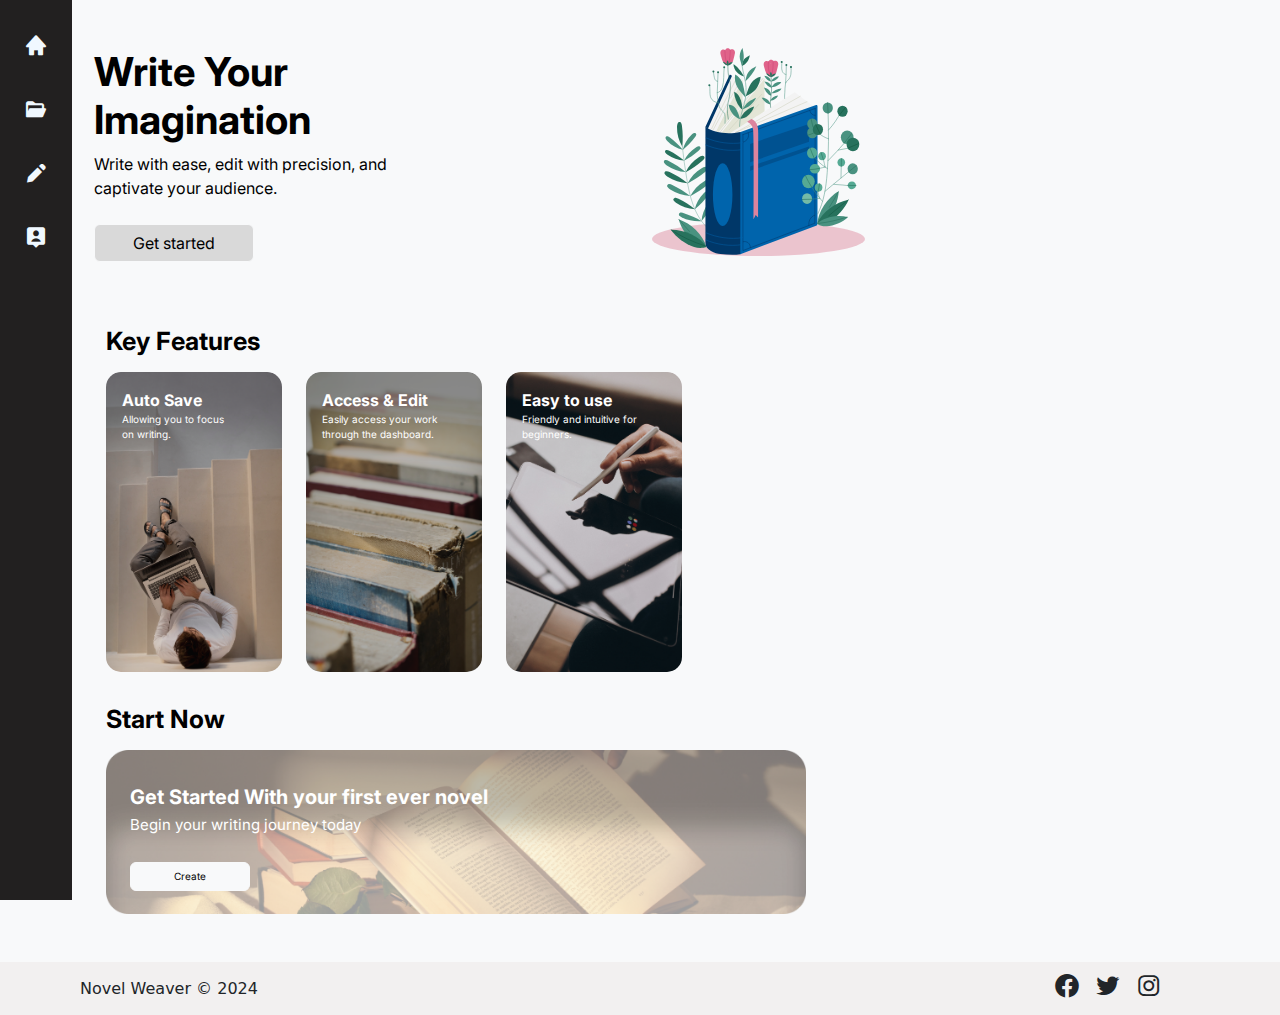
<file: index.html>
<!DOCTYPE html>
<html lang="en">
<head>
    <meta charset="UTF-8">
    <meta name="viewport" content="width=device-width, initial-scale=1.0">
    <link rel="stylesheet" href="bootstrap-5.3.3-dist/css/bootstrap.min.css">
    <link rel="stylesheet" href="style.css">
    <link href='https://unpkg.com/boxicons@2.1.4/css/boxicons.min.css' rel='stylesheet'>
    <link rel="preconnect" href="https://fonts.googleapis.com">
    <link rel="preconnect" href="https://fonts.gstatic.com" crossorigin>
    <link href="https://fonts.googleapis.com/css2?family=Inter:ital,opsz,wght@0,14..32,100..900;1,14..32,100..900&display=swap" rel="stylesheet">
    <link rel="stylesheet" href="https://cdnjs.cloudflare.com/ajax/libs/animate.css/4.1.1/animate.min.css">

    <title>Novel Weaver</title>

</head>
<body>
   
    
    
            <div class="d-flex flex-column sideBar">
            <ul class="nav flex-column mb-auto">
                <li class = "nav-item d-flex ">
                <a hr
                ef="index.html"> <i class='bx bxs-home'></i></a>
                </li>

                <li class="nav-item d-flex">
                  <a href="projects.html">  <i class='bx bxs-folder-open' ></i></a>
                </li>

                <li class="nav-item d-flex">
                    <a href="editor.html"><i class='bx bxs-pencil' ></i></a>
                </li>
                <li class="nav-item d-flex">
                    <a href="sign.html"><i class='bx bxs-user-pin'></i></i></a>
                </li>
            </ul>



            </div>
          
        <div class="content-wrapper">
            <main>
           
                
                    
             <div class="container hero d-flex flex-column" style="width : 100rem ;margin-top : 3rem">
                                <div class="row ">
                                    <div class = "col-4 hero-item  animate__animated animate__fadeInDown "  style="animation-delay: 0.2s; animation-duration: .8s;">
                                        <div class="container">
                                            <h1 class="inter-bold default-text fade-in"  style="margin-bottom  : .5rem;">Write Your Imagination</h1>
                                            <p class="inter-regular default-text">Write with ease, edit with precision, and captivate your audience.</p>
                                            <button href  class="btn btn-light inter-regular default-text" style ="width :10rem ; background-color: #D9D9D9; margin-top: .5rem;" onclick="location.href='projects.html';">Get started</button>
                                        </div>
                                    </div>
                                    <div class = col-sm>

                                    </div>
                                    <div class = "col-6 animate__animated animate__fadeInRight" style="animation-delay: 0.2s; animation-duration: .8s;">
                                        <img src = "Assets/home/hero.svg" style="height :13rem ; width:  auto;" class="placeholder-glow ">
                                    </div>
                                </div>
             </div>
                   

                    <div class="container"style="margin-top: 4rem;">
                        <h2 class="inter-bold default-text secondary-hl animate__animated animate__fadeInUp" style="margin-left: 1.5rem; margin-bottom: 1rem;">Key Features</h2>
                        <div class="container d-flex flex-row">
                            <div class="row gx-0 ">
                                <div class ="col-sm">
                                    <div class="container feat-card animate__animated animate__fadeInUp " style="animation-delay: 0.2s; animation-duration: .8s;">  
                                        <p class="inter-bold alt-white"  style="position: absolute; margin-left: 1rem; margin-top: 1rem;">Auto Save</p>
                                        <p class="inter-regular alt-white small-text"  style="position: absolute; margin-left: 1rem; margin-top: 2.5rem;">Allowing you to focus <br>on writing.</p>
                                        <img src = "Assets/home/autosave.png" class="cover">   
                                    </div>
                                </div>
                                <div class ="col-sm">
                                    <div class="container feat-card animate__animated animate__fadeInUp" style="animation-delay: 0.3s; animation-duration: .8s;">
                                        <p class="inter-bold alt-white"  style="position: absolute; margin-left: 1rem; margin-top: 1rem;">Access & Edit</p>
                                        <p class="inter-regular alt-white small-text"  style="position: absolute; margin-left: 1rem; margin-top: 2.5rem;">Easily access your work <br>through the dashboard.</p>
                                        <img src = "Assets/home/access.png" class="cover">
                                    </div>
                                    
                                </div>
                                <div class ="col-sm">
                                    <div class="container feat-card animate__animated animate__fadeInUp" style="animation-delay: 0.3s; animation-duration: .8s;"">
                                        <p class="inter-bold alt-white"  style="position: absolute; margin-left: 1rem; margin-top: 1rem;">Easy to use</p>
                                        <p class="inter-regular alt-white small-text"  style="position: absolute; margin-left: 1rem; margin-top: 2.5rem;">Friendly and intuitive for<br> beginners.</p>
                                        <img src = "Assets/home/easy.png" class="cover">
                                    </div>
                                    
                                </div>

                            </div>
                        </div>
                    </div>

                    <div class="container " style = "margin-top: 2rem;">
                        <h2 class="inter-bold default-text secondary-hl animate__animated animate__fadeInUp" style="margin-left: 1.5rem; margin-bottom: 1rem;">Start Now</h2>
                        <div class=" animate__animated animate__fadeInUp " style="animation-delay: 0.2s; animation-duration: .8s;">
                            <p class="inter-bold alt-white" style="position : absolute ; margin-left : 3rem; margin-top: 2rem;font-size: 20px;">Get Started With your first ever novel</p>
                            <p class="inter-regular alt-white" style="position : absolute ; margin-left : 3rem; margin-top: 4rem;font-size: 15px;">Begin your writing journey today</p>
                            <button class="btn btn-light inter-regular default-text"style ="position : absolute ; margin-left : 3rem; margin-top: 7rem;width : 120px ;font-size : 10px" onclick="location.href='editor.html';">Create</button>
                            <img  src="Assets/home/start.png " style = "width : 700px ; margin-left: 1.5rem;">

                        </div>
                    </div>
                    <div style="margin-top: 3rem; "></div>
                    <footer class="footer">
                        <div class="container-fluid px-5">
                            <div class="row align-items-center">
                                <div class="col-md-6 text-start">
                                    <p class="mb-0">Novel Weaver © 2024</p>
                                </div>
                                <div class="col-md-5 text-end">
                                    <i class='bx bxl-facebook-circle fs-3 me-2'></i>
                                    <i class='bx bxl-twitter fs-3 me-2'></i>
                                    <i class='bx bxl-instagram fs-3'></i>
                                </div>
                            </div>
                        </div>
                    </footer>
            
        </main>
        
    </div>   
   
    
   


    
    
</body>
</html>
</file>
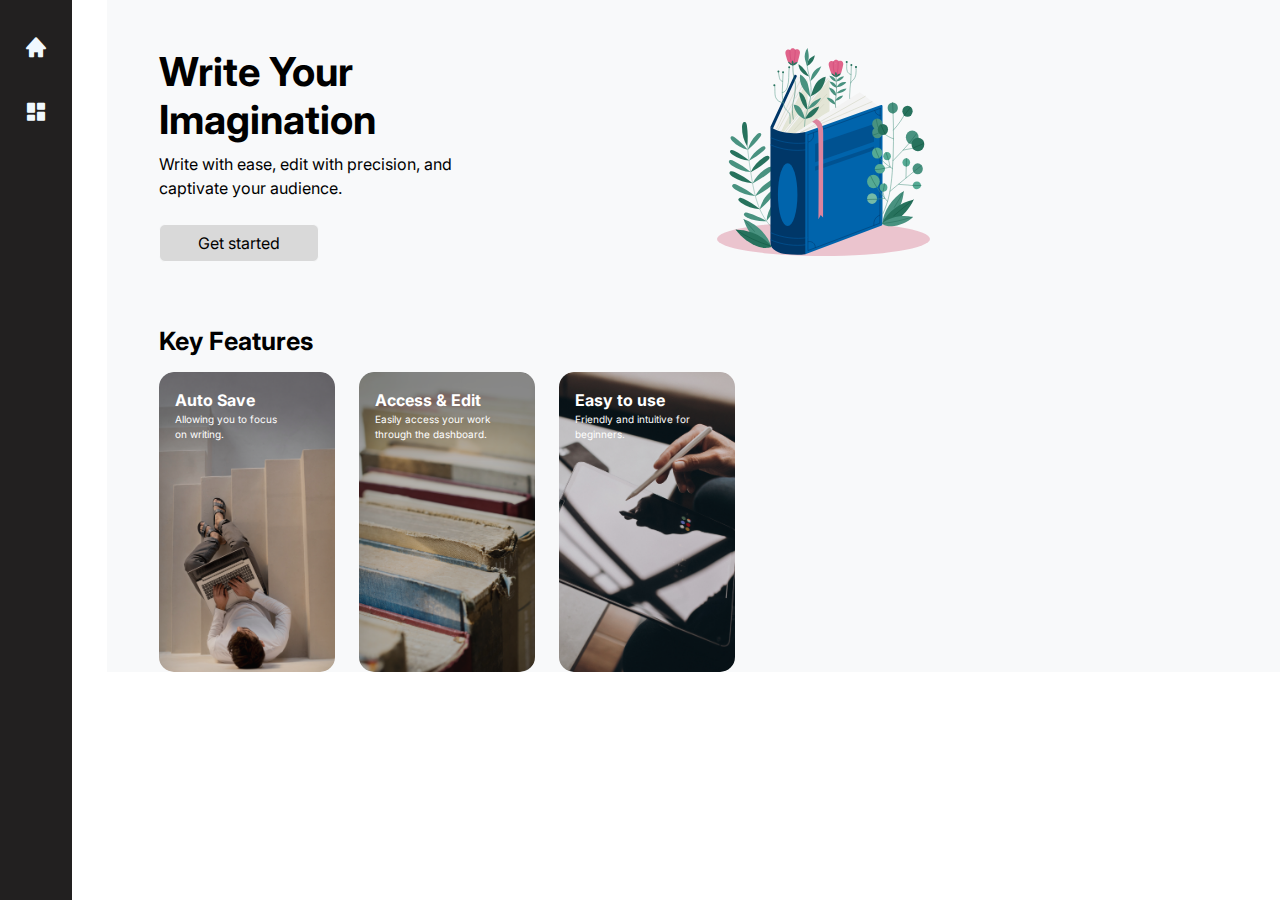
<file: home.html>
<!DOCTYPE html>
<html lang="en">
<head>
    <meta charset="UTF-8">
    <meta name="viewport" content="width=device-width, initial-scale=1.0">
    <link rel="stylesheet" href="bootstrap-5.3.3-dist/css/bootstrap.min.css">
    <link rel="stylesheet" href="style.css">
    <link href='https://unpkg.com/boxicons@2.1.4/css/boxicons.min.css' rel='stylesheet'>
    <link rel="preconnect" href="https://fonts.googleapis.com">
    <link rel="preconnect" href="https://fonts.gstatic.com" crossorigin>
    <link href="https://fonts.googleapis.com/css2?family=Inter:ital,opsz,wght@0,14..32,100..900;1,14..32,100..900&display=swap" rel="stylesheet">

    <title>Document</title>

</head>
<body>
    <div class="container-fluid d-flex flex-column  " style="height: 100vh;padding: 0; margin: 0;">
    <div class="row g-0">
        <div class="col-1">
            <div class="d-flex flex-column sideBar">
            <ul class="nav flex-column mb-auto">
                <li class = "nav-item d-flex ">
                 <i class='bx bxs-home'></i>
                </li>

                <li class="nav-item d-flex">
                <i class='bx bxs-dashboard' ></i>
                </li>
            </ul>



            </div>
          
        </div>  
        <main class="col-11">
            <div class="container d-flex  ">
                <div class="row">
                    <div class="col-sm">
                            <div class="container hero d-flex flex-column" style="width : 100rem ;margin-top : 3rem">
                                <div class="row ">
                                    <div class = "col-4 hero-item ">
                                        <div class="container">
                                            <h1 class="inter-bold default-text"  style="margin-bottom  : .5rem;">Write Your Imagination</h1>
                                            <p class="inter-regular default-text">Write with ease, edit with precision, and captivate your audience.</p>
                                            <button class="btn btn-light inter-regular default-text" style ="width :10rem ; background-color: #D9D9D9; margin-top: .5rem;">Get started</button>
                                        </div>
                                    </div>
                                    <div class = col-sm>

                                    </div>
                                    <div class = "col-6">
                                        <img src = "Assets/home/hero.svg" style="height :13rem ; width:  auto;">
                                    </div>
                                </div>
                            </div>
                    </div>

                    <div class="col-sm " style="margin-top: 4rem;">
                        <h2 class="inter-bold default-text secondary-hl" style="margin-left: 1.5rem; margin-bottom: 1rem;">Key Features</h2>
                        <div class="container d-flex flex-row">
                            <div class="row gx-0">
                                <div class ="col-sm">
                                    <div class="container feat-card ">  
                                        <p class="inter-bold alt-white"  style="position: absolute; margin-left: 1rem; margin-top: 1rem;">Auto Save</p>
                                        <p class="inter-regular alt-white small-text"  style="position: absolute; margin-left: 1rem; margin-top: 2.5rem;">Allowing you to focus <br>on writing.</p>
                                        <img src = "Assets/home/autosave.png" class="cover">   
                                    </div>
                                </div>
                                <div class ="col-sm">
                                    <div class="container feat-card">
                                        <p class="inter-bold alt-white"  style="position: absolute; margin-left: 1rem; margin-top: 1rem;">Access & Edit</p>
                                        <p class="inter-regular alt-white small-text"  style="position: absolute; margin-left: 1rem; margin-top: 2.5rem;">Easily access your work <br>through the dashboard.</p>
                                        <img src = "Assets/home/access.png" class="cover">
                                    </div>
                                    
                                </div>
                                <div class ="col-sm">
                                    <div class="container feat-card">
                                        <p class="inter-bold alt-white"  style="position: absolute; margin-left: 1rem; margin-top: 1rem;">Easy to use</p>
                                        <p class="inter-regular alt-white small-text"  style="position: absolute; margin-left: 1rem; margin-top: 2.5rem;">Friendly and intuitive for<br> beginners.</p>
                                        <img src = "Assets/home/easy.png" class="cover">
                                    </div>
                                    
                                </div>

                            </div>
                        </div>
                    </div>
                </div>
            </div>
            


            
        </main>
        
        
    </div> 
    
    </div>


    
    
</body>
</html>
</file>
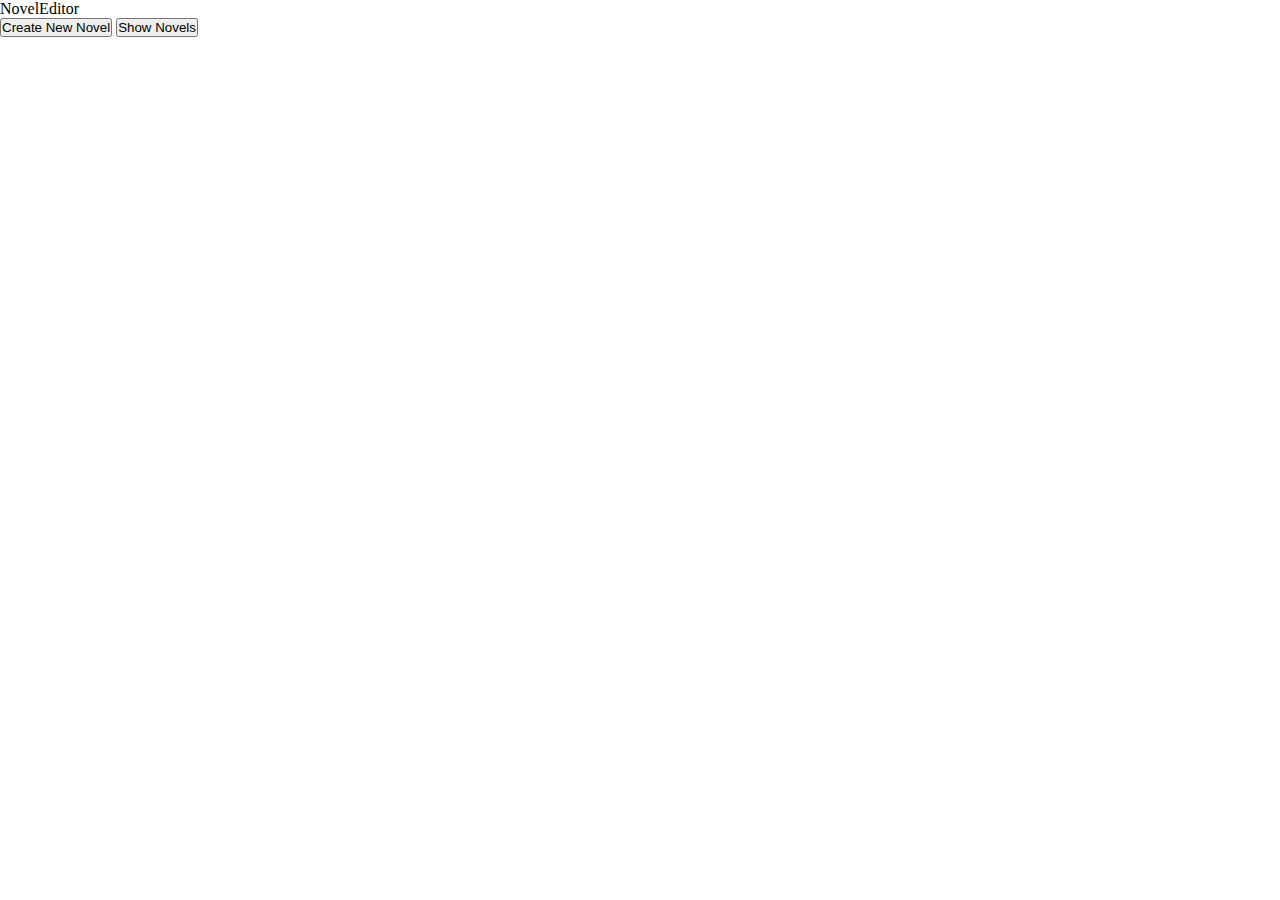
<file: homePage.html>
<!DOCTYPE html>
<html lang="en">
<head>
    <meta charset="UTF-8">
    <meta name="viewport" content="width=device-width, initial-scale=1.0">
    <link rel="stylesheet" href="homePage.css">
    <title>NovelEditor</title>
</head>
<body>
    <p1>NovelEditor</p1><br>
    <button id = "createNewNovel">Create New Novel</button>
    <button id = "showNovels">Show Novels</button>
    <div id="novelList"></div>
    <div id="novelCreationPrompt">
        <p1>Title:</p1> <br>
        <input id = 'titleInput'>
        <button id ="cancelNovelCreation">Cancel</button>
        <button id ="confirmNovelCreation">Confirm</button><br>

        
        




    </div>
    <script src="homeScript.js"></script>
</body>
</html>
</file>
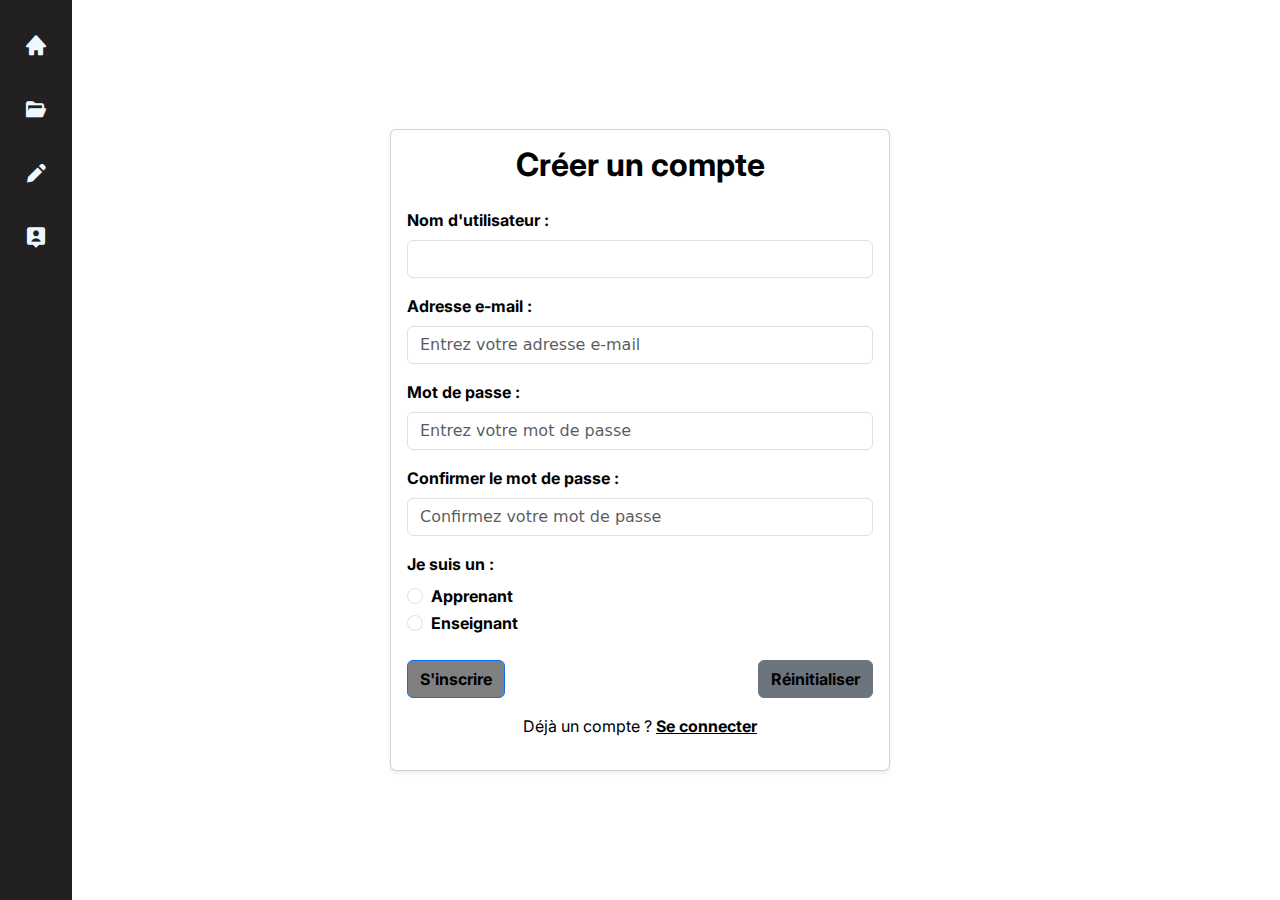
<file: inscri.html>
<!DOCTYPE html>
<html lang="en">
<head>
    <meta charset="UTF-8">
    <meta name="viewport" content="width=device-width, initial-scale=1.0">
    <link rel="stylesheet" href="bootstrap-5.3.3-dist/css/bootstrap.min.css">
    <link rel="stylesheet" href="style.css">
    <link href='https://unpkg.com/boxicons@2.1.4/css/boxicons.min.css' rel='stylesheet'>
    <link rel="preconnect" href="https://fonts.googleapis.com">
    <link rel="preconnect" href="https://fonts.gstatic.com" crossorigin>
    <link href="https://fonts.googleapis.com/css2?family=Inter:ital,opsz,wght@0,14..32,100..900;1,14..32,100..900&display=swap" rel="stylesheet">
    <link rel="stylesheet" href="https://cdnjs.cloudflare.com/ajax/libs/animate.css/4.1.1/animate.min.css">
    <title>Inscription</title>
</head>
<body>
    <div class="d-flex flex-column sideBar">
        <ul class="nav flex-column mb-auto">
            <li class = "nav-item d-flex ">
            <a href="index.html"> <i class='bx bxs-home'></i></a>
            </li>

            <li class="nav-item d-flex">
              <a href="projects.html">  <i class='bx bxs-folder-open' ></i></a>
            </li>

            <li class="nav-item d-flex">
                <a href="editor.html"><i class='bx bxs-pencil' ></i></a>
            </li>
            <li class="nav-item d-flex">
                <a href="sign.html"><i class='bx bxs-user-pin'></i></i></a>
            </li>
        </ul>



        </div>
        <div class="container d-flex justify-content-center align-items-center vh-100">
            <div class="card shadow-sm" style="width: 500px;">
                <div class="card-body">
                    <h2 class="text-center mb-4 inter-bold">Créer un compte</h2>
                    <form action="sign.html">
                        <div class="mb-3">
                            <label for="username" class="form-label  inter-bold">Nom d'utilisateur :</label>
                            <input type="text" id="username" name="username" class="form-control" required>
                        </div>
                        <div class="mb-3">
                            <label for="email" class="form-label  inter-bold">Adresse e-mail :</label>
                            <input type="email" id="email" name="email" class="form-control" placeholder="Entrez votre adresse e-mail" required>
                        </div>
                        <div class="mb-3">
                            <label for="password" class="form-label  inter-bold">Mot de passe :</label>
                            <input type="password" id="password" name="password" class="form-control" placeholder="Entrez votre mot de passe" required>
                        </div>
                        <div class="mb-3">
                            <label for="confirm_password" class="form-label  inter-bold">Confirmer le mot de passe :</label>
                            <input type="password" id="confirm_password" name="confirm_password" class="form-control" placeholder="Confirmez votre mot de passe" required>
                        </div>
                        <div class="mb-4">
                            <label class="form-label  inter-bold">Je suis un :</label><br>
                            <div class="form-check">  
                                <input type="radio" id="apprenant" name="role" value="apprenant" class="form-check-input" required>
                                <label for="apprenant" class="form-check-label  inter-bold">Apprenant</label>
                            </div>
                            <div class="form-check">
                                <input type="radio" id="enseignant" name="role" value="enseignant" class="form-check-input">
                                <label for="enseignant" class="form-check-label  inter-bold">Enseignant</label>
                            </div>
                        </div>
                        <div class="d-flex justify-content-between">
                            <button type="submit" id="inscrit" class="btn btn-primary  inter-bold" style ="background-color: grey;">S'inscrire</button>
                            <button type="reset" id="reset" class="btn btn-secondary  inter-bold">Réinitialiser</button>
                        </div>
                    </form>
                    <p class="text-center mt-3  inter-regular">Déjà un compte ? <a href="sign.html" class=" inter-bold">Se connecter</a></p>
                </div>
            </div>
        </div>
        <script src="signIn.js"></script>
</body>
</html>
</file>
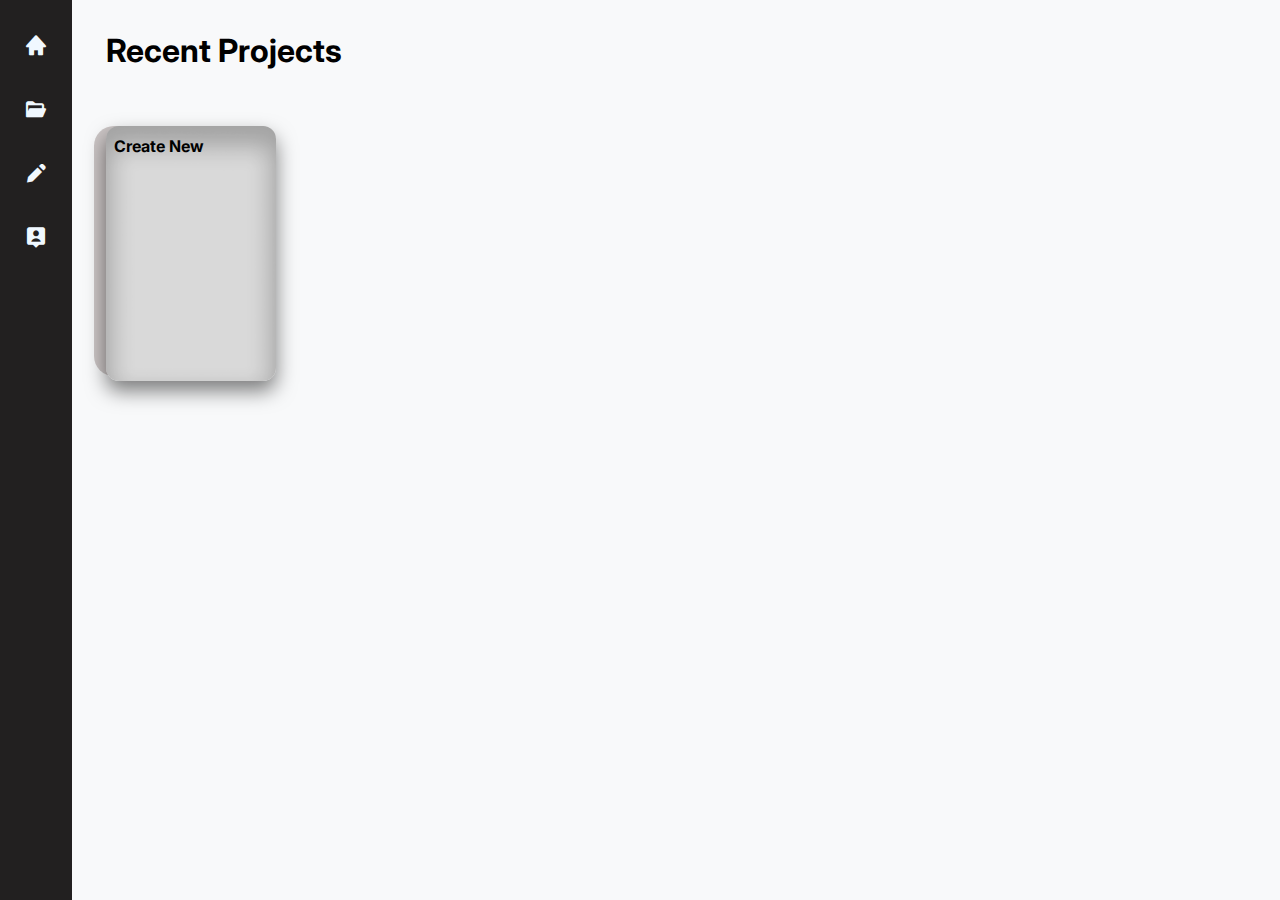
<file: projects.html>
<!DOCTYPE html>
<html lang="en">
<head>
    <meta charset="UTF-8">
    <meta name="viewport" content="width=device-width, initial-scale=1.0">
    <link rel="stylesheet" href="bootstrap-5.3.3-dist/css/bootstrap.min.css">
    <link rel="stylesheet" href="style.css">
    <link href='https://unpkg.com/boxicons@2.1.4/css/boxicons.min.css' rel='stylesheet'>
    <link rel="preconnect" href="https://fonts.googleapis.com">
    <link rel="preconnect" href="https://fonts.gstatic.com" crossorigin>
    <link href="https://fonts.googleapis.com/css2?family=Inter:ital,opsz,wght@0,14..32,100..900;1,14..32,100..900&display=swap" rel="stylesheet">
    <link rel="stylesheet" href="https://cdnjs.cloudflare.com/ajax/libs/animate.css/4.1.1/animate.min.css">
    <title>editor</title>
</head>
<body>
    <div class="d-flex flex-column sideBar">
        <ul class="nav flex-column mb-auto">
            <li class = "nav-item d-flex ">
            <a href="index.html"> <i class='bx bxs-home'></i></a>
            </li>

            <li class="nav-item d-flex">
              <a href="projects.html">  <i class='bx bxs-folder-open' ></i></a>
            </li>

            <li class="nav-item d-flex">
                <a href="editor.html"><i class='bx bxs-pencil' ></i></a>
            </li>
            <li class="nav-item d-flex">
                <a href="sign.html"><i class='bx bxs-user-pin'></i></i></a>
            </li>
        </ul>



    </div>

    <div class="content-wrapper">
        
        <main>
            <div id="creationPrompt">
                <div class="container d-flex  " style="margin-top: 1rem;" >
                    <div class="container d-flex">
                        <div class="row">
                            <div class="col-9">
                                <div class="container d-flex">
                                    <div class="row" style=" row-gap : 10px;">
                                        <div class="col">
                                            <p class="inter-bold">Create New</p>
                                        </div>
                                        <div class="row">
                                            <div class="col">
                                                <input class="form-control" placeholder="Title" id="titleForm"></input> 
                                            </div>
                                            
                                           
                                        </div>
                
                                        <div class="row">
                                            <div class="col">
                                                <input class="form-control" placeholder="Author" id="authorForm"></input> 
                                            </div>
                                            
                                           
                                        </div>  
                                        <div class="row">
                                            <div class="col">
                                                <input class="form-control" placeholder="Genre" id="genreForm"></input> 
                                            </div>
                                            
                                           
                                        </div>  
                
                                        <div class="row">
                                            <div class="col">
                                                <button class="btn btn-light inter-regular default-text" style="width :10rem ; background-color: #D9D9D9; margin-top: .5rem;" onclick="closePrompt()">Cancel</button>
                                            </div>
                                            <div class="col">
                                                <button class="btn btn-light inter-regular default-text" style="width :10rem ; background-color: #D9D9D9; margin-top: .5rem;" onclick="confirmCreation()">Create</button>
                                            </div>
                                            
                                           
                                        </div>  
                                           
                                       </div>


                                </div>
                            </div>
                            <div class="col-3">
                                <p class="inter-bold">Add Cover</p>
                                <i class='bx bx-image-add' style="position: absolute; padding-left: 50px; padding-top: 75px; width: 100px;" ></i>
                                <img src="Assets/projects/novelAddCover.jpg" draggable="false" style="height: 170px; width: auto; border-radius: 20px;" onclick="uploadImage()">
                               
                            </div>
                        </div>
                    </div>
                       
                       
               
               
               
                   </div>
                </div>
            <div class="container" style="margin-top: 2rem;">
                <h2 class="inter-bold " style="margin-left: 1.5rem;">Recent Projects</h2>
                <div class="container d-flex flex-column" style="margin-top: 1.5rem;">
                    <div class="row" id="novelBtnContainer">
                        
                        
                        <div class="col-2 addBtn" id="addBtn" onclick="promptnewCreation() " >
                            <div class="container projectCont" >
                                    
                                    <p class="inter-bold default-text" style="position: absolute; margin-top: .5rem; margin-left: .5rem;">Create New</p>
                                    <img src="Assets/projects/novelAddCover.jpg" class = "cover" draggable="false" >
                                   
                                
                             </div>   
                                
                                

                        </div>

                            
                    </div>
                </div>
                </div>
            </div>

        </main>
    </div>
    <script src="projects.js"></script>
    
    <script>
        function uploadImage() {
            console.log("works");
        const fileInput = document.getElementById('fileInput');
        const titleInput = document.getElementById('titleForm');
        
        const file = fileInput.files[0];
        const customName = titleInput.value;

        if (!file) {
            alert('Please select an image');
            return;
        }

        if (!customName) {
            alert('Please enter a title');
            return;
        }

      
        const fileExtension = file.name.split('.').pop();

       
        const link = document.createElement('a');
        link.href = URL.createObjectURL(file);
        link.download = `${customName}.${fileExtension}`;
        
     
        document.body.appendChild(link);
        link.click();
        document.body.removeChild(link);

     
        URL.revokeObjectURL(link.href);
    }
    
    </script>



    </script>
</body>
</html>
</file>
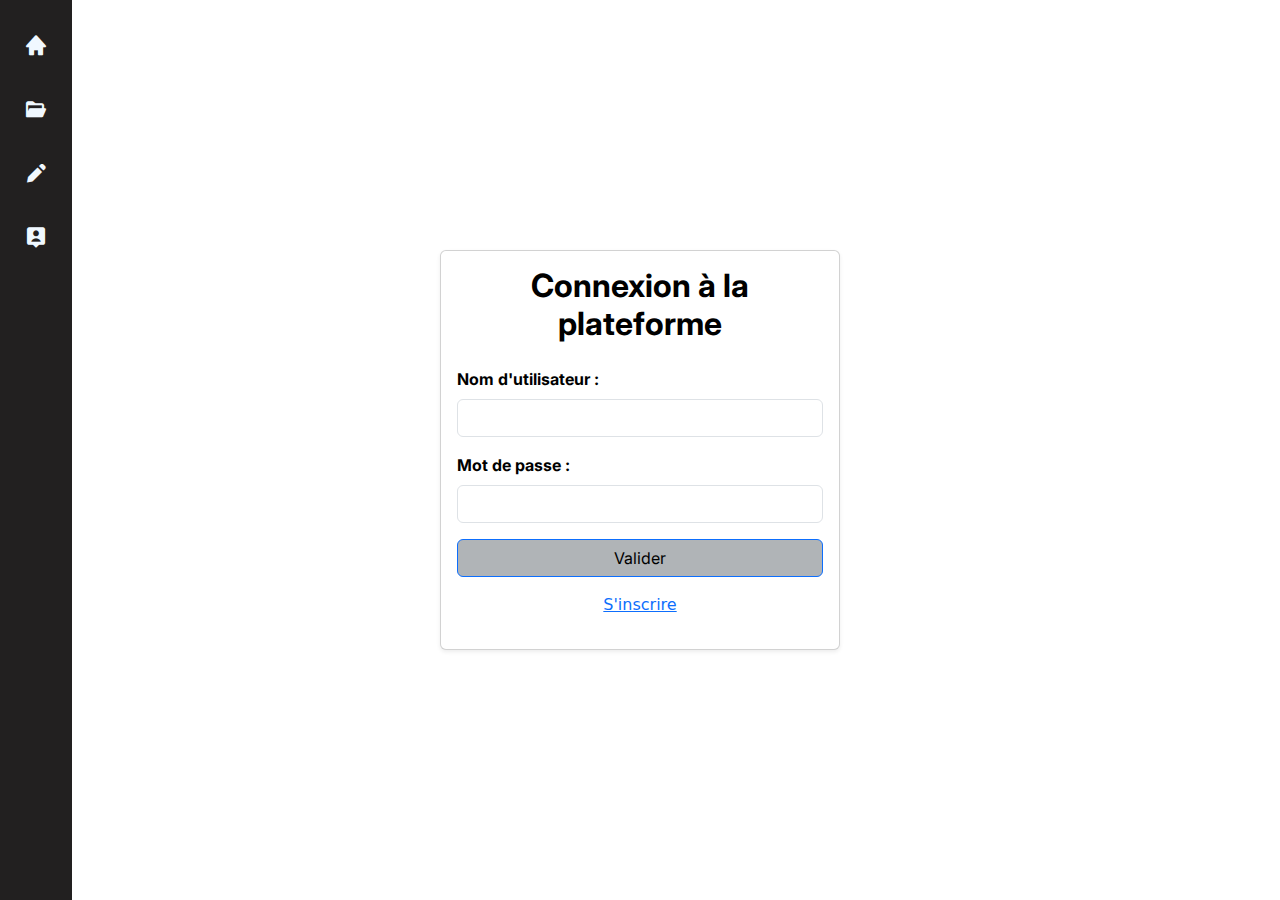
<file: sign.html>
<!DOCTYPE html>
<html lang="en">
<head>
    <meta charset="UTF-8">
    <meta name="viewport" content="width=device-width, initial-scale=1.0">
    <link rel="stylesheet" href="bootstrap-5.3.3-dist/css/bootstrap.min.css">
    <link rel="stylesheet" href="style.css">
    <link href='https://unpkg.com/boxicons@2.1.4/css/boxicons.min.css' rel='stylesheet'>
    <link rel="preconnect" href="https://fonts.googleapis.com">
    <link rel="preconnect" href="https://fonts.gstatic.com" crossorigin>
    <link href="https://fonts.googleapis.com/css2?family=Inter:ital,opsz,wght@0,14..32,100..900;1,14..32,100..900&display=swap" rel="stylesheet">
    <link rel="stylesheet" href="https://cdnjs.cloudflare.com/ajax/libs/animate.css/4.1.1/animate.min.css">
    <title>Sign In</title>
</head>
<body>
    <div class="d-flex flex-column sideBar">
        <ul class="nav flex-column mb-auto">
            <li class = "nav-item d-flex ">
            <a href="index.html"> <i class='bx bxs-home'></i></a>
            </li>

            <li class="nav-item d-flex">
              <a href="projects.html">  <i class='bx bxs-folder-open' ></i></a>
            </li>

            <li class="nav-item d-flex">
                <a href="editor.html"><i class='bx bxs-pencil' ></i></a>
            </li>
            <li class="nav-item d-flex">
                <a href="sign.html"><i class='bx bxs-user-pin'></i></i></a>
            </li>
        </ul>



        </div>


        <div class="container d-flex justify-content-center align-items-center vh-100">
            <div class="card shadow-sm" style="width: 400px;">
                <div class="card-body">
                    <h2 class="text-center mb-4 inter-bold">Connexion à la plateforme</h2>
                    <form>
                        <div class="mb-3">
                            <label for="username" class="form-label inter-bold">Nom d'utilisateur :</label>
                            <input type="text" id="username" name="username" class="form-control" required>
                            <div id="usernameError" class="text-danger" hidden></div>
                        </div>
                        <div class="mb-3">
                            <label for="password" class="form-label inter-bold">Mot de passe :</label>
                            <input type="password" id="password" name="password" class="form-control inter-bold" required>
                            <div id="passwdError" class="text-danger" hidden></div>
                        </div>
                        <div id="SaisieError" class="text-danger mb-3" hidden></div>
                        <button type="submit" id="validButton" class="btn btn-primary w-100 inter-regular" style="background-color: rgba(153, 158, 162, 0.776);">Valider</button>
                    </form>
                    <p class="text-center mt-3"><a href="inscri.html" id="inscription">S'inscrire</a></p>
                </div>
            </div>
            <script src="signIn.js"></script>
</body>
</html>
</file>
<file: style.css>
*{
    margin: 0;
    padding: 0;
    box-sizing: border-box;
    
}
html,body{
    height: 100%;
    margin: 0; 
    padding: 0;
    top : 0;
}

.inter-bold {
    font-family: "Inter", serif;
    font-optical-sizing: auto;
    font-weight: 700;
    font-style: normal;
    color: black;
  }
.default-text{
    color: black;
    
}
.secondary-hl{
    font-size: 25px !important;
}

.alt-white{
    color : #FFFFFF !important;
}
.small-text{
    font-size : 10px;
}

.inter-regular{
    font-family: "Inter", serif;
    font-optical-sizing: auto;
    font-weight: 400;
    font-style: normal;
    color: black;
}

.sideBar{
    background-color: #222020;
    position: fixed;
    width : 4.5rem ; 
    height:100vh;
    margin: 0;
    padding: 0rem;
    top : 0;
    
}

.sideBar ul{
    margin-top: 1rem;
}
.sideBar li {
    list-style-type: none;
    justify-content: center;
    align-items :center;
    height: 4rem;

}

.nav-item{
    cursor: pointer;
}
.nav-item:hover i{
    transform : scale(1.3);
    transition: transform 0.3s ease ;
}

.sideBar i {
    color: aliceblue;
    font-size: 1.5rem;   
    transform : scale(1);
    transition: transform 0.3s ease ;
    
}


.hero .hero-item{
    display : flex;
    flex-direction: column;
    justify-content: center;
    
}

.feat-card{
    width : 200px;
    height: 300px;
    pointer-events: none;
   
}
.feat-card .cover{
    width : 100%;
    height : 100%;
    border-radius: 15px;
    object-fit: cover ;
    
}


.content-wrapper {
    min-height: 100%;
    display: flex;
    flex-direction: column;
    top: 0;
    flex-grow: 1;
    margin:0;
}


.footer {
    background-color: #f2f0f0;
    margin-top: auto; 
    padding: 10px 0; 
    width:100% ;
    text-align: center; 
}
main {
    flex-grow: 1;   
    width: 100%; 
    background-color: #f8f9fa; 
}
.text-start{
    margin-left: 2rem;
}

.projectCont{
   margin-top: 2rem;
   background-color: #cbc5c5;
   height: 250px;
   

   border-radius: 20px;
}
.projectCont .cover{
    border-radius: 13px;
    width : 170px;
    height : auto;
    box-shadow: 0 10px 20px rgba(0, 0, 0, 0.5);
    
    
}
/*editor*/

#editor{
 
    flex: 1;
    background: #ffffff;
   
    z-index: 1 !important;
    min-height: 1545px; /*STANDARD*/
    max-width: 1000px; /*STANDARD*/
    box-shadow: 0 4px 10px rgba(0, 0, 0, 0.3);
    outline: 0px solid transparent;
    padding-left: 136px; /*STANDARD*/
    padding-top: 91px; /*STANDARD*/
    padding-right : 136px;  /*STANDARD*/
    padding-bottom: 91px; /*STANDARD*/
    font-family: 'Times New Roman', Times, serif; /*STANDARD*/
}
.layout{
    background-color:#D9D9D9;
    width: 230px;
    height :90vh;
    border-radius: 20px;
    position: fixed;
}

.layout .item{
    margin-left: .5rem;
}
.editBar{
    background-color:#D9D9D9;
    width: 50px;
    height :90vh;
    border-radius: 20px;
    position: fixed;

}

.page-label {
    text-align: center;
    
    color: #666;
    margin: 20px 0;
  }
  #addBtn{
    cursor: pointer;
  }



  #creationPrompt{
    background-color: #FFFFFF;
    display: none;
    backdrop-filter: blur(10px);
    width: 600px;
    height: 300px;
    padding: 10px;
    
   
    transform: translate(70%, 70%); 
    position: fixed;
    border-radius: 20px;
    box-shadow: 0 4px 300px rgba(0, 0, 0, .7);
    opacity: 0; 
    animation: fadeInScale 0.5s ease forwards;
  }
  @keyframes fadeInScale {
    0% {
        opacity: 0;
        transform: translate(70%, 70%) scale(0.8);
    }
    100% {
        opacity: 1;
        transform: translate(70%, 70%) scale(1);
    }
}

.topBar{
    position: fixed;
    margin-left: 68rem;
    margin-top: .5rem;
}






.tooltipBar ul{
    margin-top: 1rem;
   
    justify-self: center;
}   


.tooltipBar li{
    background-color: transparent;
    width: 40px;
    height: 40px;
    border-radius: 10px;
    cursor: pointer;

}
.tooltipBar li:hover{
    background-color: rgb(248, 247, 247);
    width: 40px;
    height: 40px;
    border-radius: 10px;

}
.tooltipBar i{
    font-size: 20px;
}
</file>
<file: homePage.css>
* {
    margin: 0;
    padding: 0;
    box-sizing: border-box;
}

html, body {
    height: 100%; /* Ensure full height coverage */
}


/*text classes*/
.center-text {
    text-align: center;
}

.head-title{
    font: 'Source';
}

.side-content{
    margin-left:5%;
    margin-top : 50px;
}   



.novelButton{
    /*background-color: #ccc;*/
}

.novel-addButton{
   
}

.novelButtonCover{
    max-width: 100px; 
    height: auto;
    padding: 10px;
    border-radius: 20px;
}

/*Navbar*/
.navUl {
    position: fixed; /* Sticks to the side */
    top: 0;         /* Start at the top */
    left: 0;        /* Start at the left edge */
    height: 100%;   /* Full height */
    width: 50px;   /* Set the width */
    background-color: #0A0A0A; /* Background color */
    color: white;   /* Text color */
     display: flex;
    flex-direction: column; /* Arrange items vertically */
    padding: 20px 10px;
            
            
  }

  .nav-item{
    align-items:center ;
    padding-bottom: 10px;
  }

#novelCreationPrompt {
    display: none; 
    position: fixed;
    top: 20%;
    left: 50%;
    transform: translate(-50%, -20%);
    background: white;
    border: 2px solid #ccc;
    padding: 20px;
    box-shadow: 0 4px 8px rgba(0, 0, 0, 0.2);
    z-index: 1000; 
}

#overlay {
    display: none; 
    position: fixed;
    top: 0;
    left: 0;
    width: 100%;
    height: 100%;
    background: rgba(0, 0, 0, 0.5);
    z-index: 999;
}
</file>
